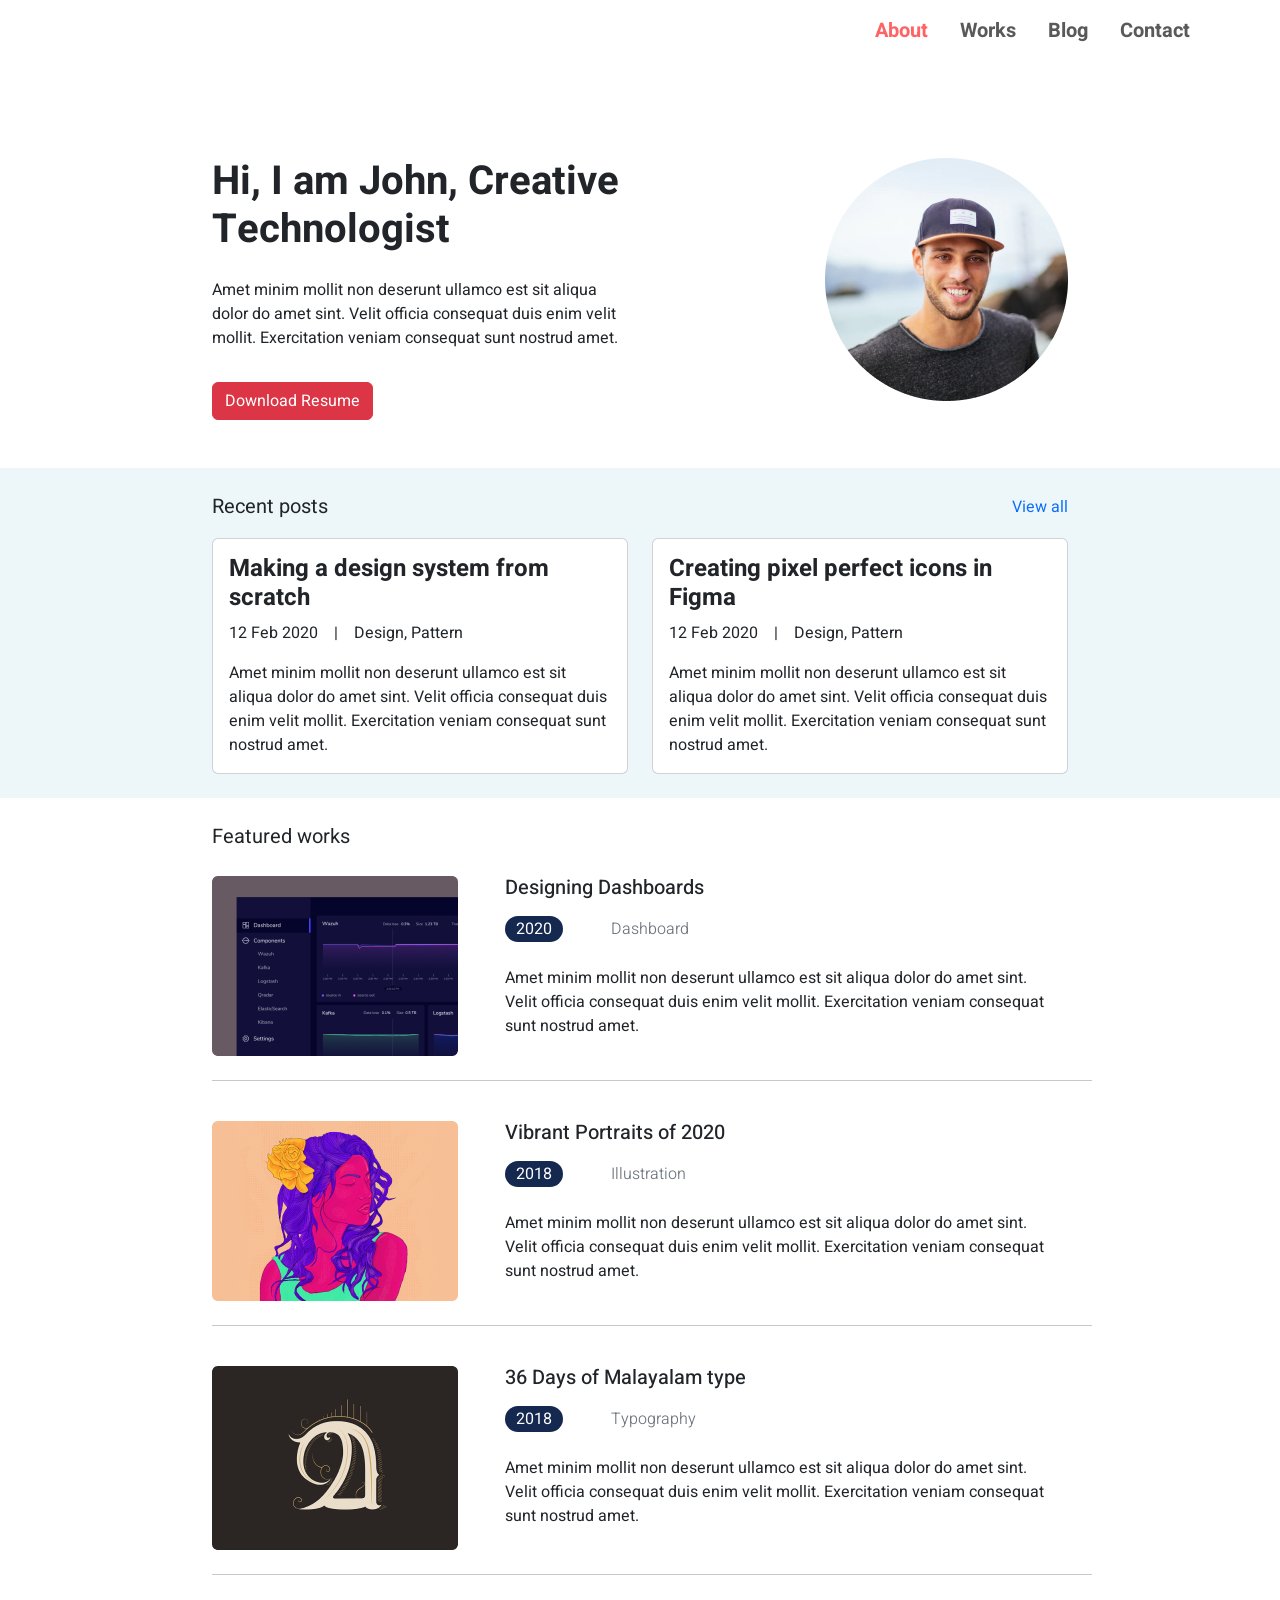
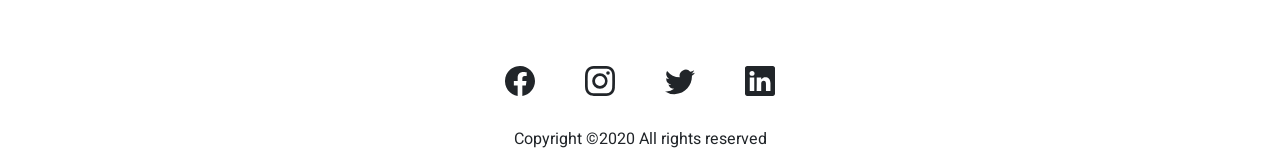
<file: index.html>
<!DOCTYPE html>
    <html lang="en">
        <head>
            <meta charset="UTF-8">
            <meta http-equiv="X-UA-Compatible" content="IE=edge">
            <meta name="viewport" content="width=device-width, initial-scale=1.0">
            <title>Visit</title>
            <link href="https://cdn.jsdelivr.net/npm/bootstrap@5.2.3/dist/css/bootstrap.min.css" rel="stylesheet" integrity="sha384-rbsA2VBKQhggwzxH7pPCaAqO46MgnOM80zW1RWuH61DGLwZJEdK2Kadq2F9CUG65" crossorigin="anonymous">
            <link href="/css/custom.css" rel="stylesheet">
            <link rel="preconnect" href="https://fonts.googleapis.com">
            <link rel="preconnect" href="https://fonts.gstatic.com" crossorigin>
            <link href="https://fonts.googleapis.com/css2?family=DM+Sans:ital,wght@0,400;0,500;0,700;1,400;1,500;1,700&family=Heebo:wght@100;200;300;400;500;600;700;800;900&family=Montserrat:ital,wght@0,100;0,200;0,300;0,400;0,500;0,600;0,700;0,800;0,900;1,100;1,200;1,300;1,400;1,500;1,600;1,700;1,800;1,900&family=Rubik:ital,wght@0,300;0,400;0,500;0,600;0,700;0,800;0,900;1,300;1,400;1,500;1,600;1,700;1,800;1,900&display=swap" rel="stylesheet">
        </head>
        <body>
          <!--Navbar section-->
          <nav class="navbar navbar-expand-sm text-end">
            <div class="container container-one d-flex justify-content-end mb-sm-5">
              <button class="navbar-toggler" type="button" data-bs-toggle="collapse" data-bs-target="#navbarSupportedContent" aria-controls="navbarSupportedContent" aria-expanded="false" aria-label="Toggle navigation">
                <span class="navbar-toggler-icon"></span>
              </button>
              <div class="collapse navbar-collapse d-sm-flex justify-content-sm-end" id="navbarSupportedContent">
                <ul class="navbar-nav">
                  <li class="nav-item">
                    <a href="/main.html" class="nav-link active-link fs-5 fw-bold pe-sm-4">About</a>
                  </li>
                  <li class="nav-item">
                    <a href="/work.html" class="nav-link fs-5 fw-bold pe-sm-4">Works</a>
                  </li>
                  <li class="nav-item">
                    <a href="/blog.html" class="nav-link fs-5 fw-bold pe-sm-4">Blog</a>
                  </li>
                  <li class="nav-item">
                    <a href="/contact.html" class="nav-link fs-5 fw-bold">Contact</a>
                  </li>
                </ul>
              </div>
            </div>
          </nav>
          <!--/Navbar section-->

          <!--Main section-->
          <section class="main__section">
            <div class="container container-two p-0 my-sm-5 mt-5">
              <div class="row d-flex flex-column-reverse flex-sm-row text-center text-sm-start justify-content-sm-between">
                <div class="col-12 col-sm-6 mt-5 mt-sm-0">
                  <h1 class="fw-bolder">
                    Hi, I am John,
                    Creative Technologist
                  </h1>
                  <p class="mt-sm-4">
                    Amet minim mollit non deserunt ullamco est sit aliqua dolor do amet sint. Velit officia consequat duis enim velit mollit. Exercitation veniam consequat sunt nostrud amet.
                  </p>
                  <a href="#" class="btn btn-danger mt-2 mt-sm-3">Download Resume</a>
                </div>
                <div class="col-12 col-sm-6 d-fixed text-sm-end">
                  <img src="/images/header-1.png" alt="it" class="img-fluid main-pic">
                </div>
              </div>
            </div>
          </section>
          <!--/Main section-->

          <!--Posts section-->
          <section class="post__section">
            <div class="container container-two p-0 mt-4 py-4 py-sm-4">
              <div class="d-sm-flex text-center justify-content-sm-between align-items-sm-center mb-3 mb-sm-3">
                <p class="fs-5 m-0">Recent posts</p>
                <a href="#" class="text-decoration-none d-none d-sm-block">View all</a>
              </div>
              <div class="row">
                <div class="col-12 col-sm-6">
                  <div class="card mx-2 mx-sm-0">
                    <div class="card-body">
                      <h5 class="card-title fs-4 fw-bold">Making a design system from scratch</h5>
                      <div class="card-other-info d-flex">
                        <p class="card-text">12 Feb 2020</p>
                        <span class="mx-3">|</span>
                        <p class="card-text">Design, Pattern</p>
                      </div>
                      <p class="card-text">
                        Amet minim mollit non deserunt ullamco est sit aliqua dolor do amet sint. Velit officia consequat duis enim velit mollit. Exercitation veniam consequat sunt nostrud amet.
                      </p>
                    </div>
                  </div>
                </div>
                <div class="col-12 col-sm-6">
                  <div class="card mx-2 mx-sm-0 mt-2 mt-sm-0">
                    <div class="card-body">
                      <h5 class="card-title fs-4 fw-bold">Creating pixel perfect icons in Figma</h5>
                      <div class="card-other-info d-flex">
                        <p class="card-text">12 Feb 2020</p>
                        <span class="mx-3">|</span>
                        <p class="card-text">Design, Pattern</p>
                      </div>
                      <p class="card-text">
                        Amet minim mollit non deserunt ullamco est sit aliqua dolor do amet sint. Velit officia consequat duis enim velit mollit. Exercitation veniam consequat sunt nostrud amet.
                      </p>
                    </div>
                  </div>
                </div>
              </div>
            </div>
          </section>
          <!--/Posts section-->

          <!--Featured works section-->
          <section class="featured__works">
            <div class="container container-two p-0 mt-4">
              <p class="fs-5 m-0 text-center text-sm-start">Featured works</p>
              <div class="row mt-3 mt-sm-4">
                <div class="col-12 col-sm-4 text-center text-sm-start">
                  <img src="/images/works/1.png" alt="it" class="img-fluid feature-img">
                </div>
                <div class="col-12 col-sm-8">
                  <div class="card feature-card">
                    <div class="card-body pt-3 pt-sm-0 ps-sm-0">
                      <h5 class="card-title">Designing Dashboards</h5>
                      <div class="feature-card-box d-flex align-items-center mt-3">
                        <button class="btn feature-card-box-btn">2020</button>
                        <p class="text-secondary fw-light m-0 ps-5">Dashboard</p>
                      </div>
                      <p class="card-text mt-4 lh-5">
                        Amet minim mollit non deserunt ullamco est sit aliqua dolor do amet sint. Velit officia consequat duis enim velit mollit. Exercitation veniam consequat sunt nostrud amet.
                      </p>
                    </div>
                  </div>
                </div>
                <hr class="feature-line">
              </div>
              <div class="row mt-3 mt-sm-4">
                <div class="col-12 col-sm-4 text-center text-sm-start">
                  <img src="/images/works/2.png" alt="it" class="img-fluid feature-img">
                </div>
                <div class="col-12 col-sm-8">
                  <div class="card feature-card">
                    <div class="card-body pt-3 pt-sm-0 ps-sm-0">
                      <h5 class="card-title">Vibrant Portraits of 2020</h5>
                      <div class="feature-card-box d-flex align-items-center mt-3">
                        <button class="btn feature-card-box-btn">2018</button>
                        <p class="text-secondary fw-light m-0 ps-5">Illustration</p>
                      </div>
                      <p class="card-text mt-4 lh-5">
                        Amet minim mollit non deserunt ullamco est sit aliqua dolor do amet sint. Velit officia consequat duis enim velit mollit. Exercitation veniam consequat sunt nostrud amet.
                      </p>
                    </div>
                  </div>
                </div>
                <hr class="feature-line">
              </div>
              <div class="row mt-3 mt-sm-4">
                <div class="col-12 col-sm-4 text-center text-sm-start">
                  <img src="/images/works/4.png" alt="it" class="img-fluid feature-img">
                </div>
                <div class="col-12 col-sm-8">
                  <div class="card feature-card">
                    <div class="card-body pt-3 pt-sm-0 ps-sm-0">
                      <h5 class="card-title">36 Days of Malayalam type</h5>
                      <div class="feature-card-box d-flex align-items-center mt-3">
                        <button class="btn feature-card-box-btn">2018</button>
                        <p class="text-secondary fw-light m-0 ps-5">Typography</p>
                      </div>
                      <p class="card-text mt-4 lh-5">
                        Amet minim mollit non deserunt ullamco est sit aliqua dolor do amet sint. Velit officia consequat duis enim velit mollit. Exercitation veniam consequat sunt nostrud amet.
                      </p>
                    </div>
                  </div>
                </div>
                <hr class="feature-line">
              </div>
            </div>
          </section>
          <!--Featured works section-->

          <!--Footer section-->
          <section class="footer-sec">
            <div class="container container-two text-center">
              <div class="footer-icon">
                <a href="#" class="text-decoration-none btn footer-btn">
                  <svg xmlns="http://www.w3.org/2000/svg" width="30" height="30" fill="currentColor" class="bi bi-facebook" viewBox="0 0 16 16">
                    <path d="M16 8.049c0-4.446-3.582-8.05-8-8.05C3.58 0-.002 3.603-.002 8.05c0 4.017 2.926 7.347 6.75 7.951v-5.625h-2.03V8.05H6.75V6.275c0-2.017 1.195-3.131 3.022-3.131.876 0 1.791.157 1.791.157v1.98h-1.009c-.993 0-1.303.621-1.303 1.258v1.51h2.218l-.354 2.326H9.25V16c3.824-.604 6.75-3.934 6.75-7.951z"/>
                  </svg>
                </a>
                <a href="#" class="text-decoration-none btn footer-btn">
                  <svg xmlns="http://www.w3.org/2000/svg" width="30" height="30" fill="currentColor" class="bi bi-instagram" viewBox="0 0 16 16">
                    <path d="M8 0C5.829 0 5.556.01 4.703.048 3.85.088 3.269.222 2.76.42a3.917 3.917 0 0 0-1.417.923A3.927 3.927 0 0 0 .42 2.76C.222 3.268.087 3.85.048 4.7.01 5.555 0 5.827 0 8.001c0 2.172.01 2.444.048 3.297.04.852.174 1.433.372 1.942.205.526.478.972.923 1.417.444.445.89.719 1.416.923.51.198 1.09.333 1.942.372C5.555 15.99 5.827 16 8 16s2.444-.01 3.298-.048c.851-.04 1.434-.174 1.943-.372a3.916 3.916 0 0 0 1.416-.923c.445-.445.718-.891.923-1.417.197-.509.332-1.09.372-1.942C15.99 10.445 16 10.173 16 8s-.01-2.445-.048-3.299c-.04-.851-.175-1.433-.372-1.941a3.926 3.926 0 0 0-.923-1.417A3.911 3.911 0 0 0 13.24.42c-.51-.198-1.092-.333-1.943-.372C10.443.01 10.172 0 7.998 0h.003zm-.717 1.442h.718c2.136 0 2.389.007 3.232.046.78.035 1.204.166 1.486.275.373.145.64.319.92.599.28.28.453.546.598.92.11.281.24.705.275 1.485.039.843.047 1.096.047 3.231s-.008 2.389-.047 3.232c-.035.78-.166 1.203-.275 1.485a2.47 2.47 0 0 1-.599.919c-.28.28-.546.453-.92.598-.28.11-.704.24-1.485.276-.843.038-1.096.047-3.232.047s-2.39-.009-3.233-.047c-.78-.036-1.203-.166-1.485-.276a2.478 2.478 0 0 1-.92-.598 2.48 2.48 0 0 1-.6-.92c-.109-.281-.24-.705-.275-1.485-.038-.843-.046-1.096-.046-3.233 0-2.136.008-2.388.046-3.231.036-.78.166-1.204.276-1.486.145-.373.319-.64.599-.92.28-.28.546-.453.92-.598.282-.11.705-.24 1.485-.276.738-.034 1.024-.044 2.515-.045v.002zm4.988 1.328a.96.96 0 1 0 0 1.92.96.96 0 0 0 0-1.92zm-4.27 1.122a4.109 4.109 0 1 0 0 8.217 4.109 4.109 0 0 0 0-8.217zm0 1.441a2.667 2.667 0 1 1 0 5.334 2.667 2.667 0 0 1 0-5.334z"/>
                  </svg>
                </a>
                <a href="#" class="text-decoration-none btn footer-btn">
                  <svg xmlns="http://www.w3.org/2000/svg" width="30" height="30" fill="currentColor" class="bi bi-twitter" viewBox="0 0 16 16">
                    <path d="M5.026 15c6.038 0 9.341-5.003 9.341-9.334 0-.14 0-.282-.006-.422A6.685 6.685 0 0 0 16 3.542a6.658 6.658 0 0 1-1.889.518 3.301 3.301 0 0 0 1.447-1.817 6.533 6.533 0 0 1-2.087.793A3.286 3.286 0 0 0 7.875 6.03a9.325 9.325 0 0 1-6.767-3.429 3.289 3.289 0 0 0 1.018 4.382A3.323 3.323 0 0 1 .64 6.575v.045a3.288 3.288 0 0 0 2.632 3.218 3.203 3.203 0 0 1-.865.115 3.23 3.23 0 0 1-.614-.057 3.283 3.283 0 0 0 3.067 2.277A6.588 6.588 0 0 1 .78 13.58a6.32 6.32 0 0 1-.78-.045A9.344 9.344 0 0 0 5.026 15z"/>
                  </svg>
                </a>
                <a href="#" class="text-decoration-none btn">
                  <svg xmlns="http://www.w3.org/2000/svg" width="30" height="30" fill="currentColor" class="bi bi-linkedin" viewBox="0 0 16 16">
                    <path d="M0 1.146C0 .513.526 0 1.175 0h13.65C15.474 0 16 .513 16 1.146v13.708c0 .633-.526 1.146-1.175 1.146H1.175C.526 16 0 15.487 0 14.854V1.146zm4.943 12.248V6.169H2.542v7.225h2.401zm-1.2-8.212c.837 0 1.358-.554 1.358-1.248-.015-.709-.52-1.248-1.342-1.248-.822 0-1.359.54-1.359 1.248 0 .694.521 1.248 1.327 1.248h.016zm4.908 8.212V9.359c0-.216.016-.432.08-.586.173-.431.568-.878 1.232-.878.869 0 1.216.662 1.216 1.634v3.865h2.401V9.25c0-2.22-1.184-3.252-2.764-3.252-1.274 0-1.845.7-2.165 1.193v.025h-.016a5.54 5.54 0 0 1 .016-.025V6.169h-2.4c.03.678 0 7.225 0 7.225h2.4z"/>
                  </svg>
                </a>
              </div>
              <p class="mt-4">Copyright ©2020 All rights reserved </p>
            </div>
          </section>
          <!--/Footer section-->
            <script src="https://cdn.jsdelivr.net/npm/bootstrap@5.2.3/dist/js/bootstrap.bundle.min.js" integrity="sha384-kenU1KFdBIe4zVF0s0G1M5b4hcpxyD9F7jL+jjXkk+Q2h455rYXK/7HAuoJl+0I4" crossorigin="anonymous"></script>
        </body>
    </html>
</file>
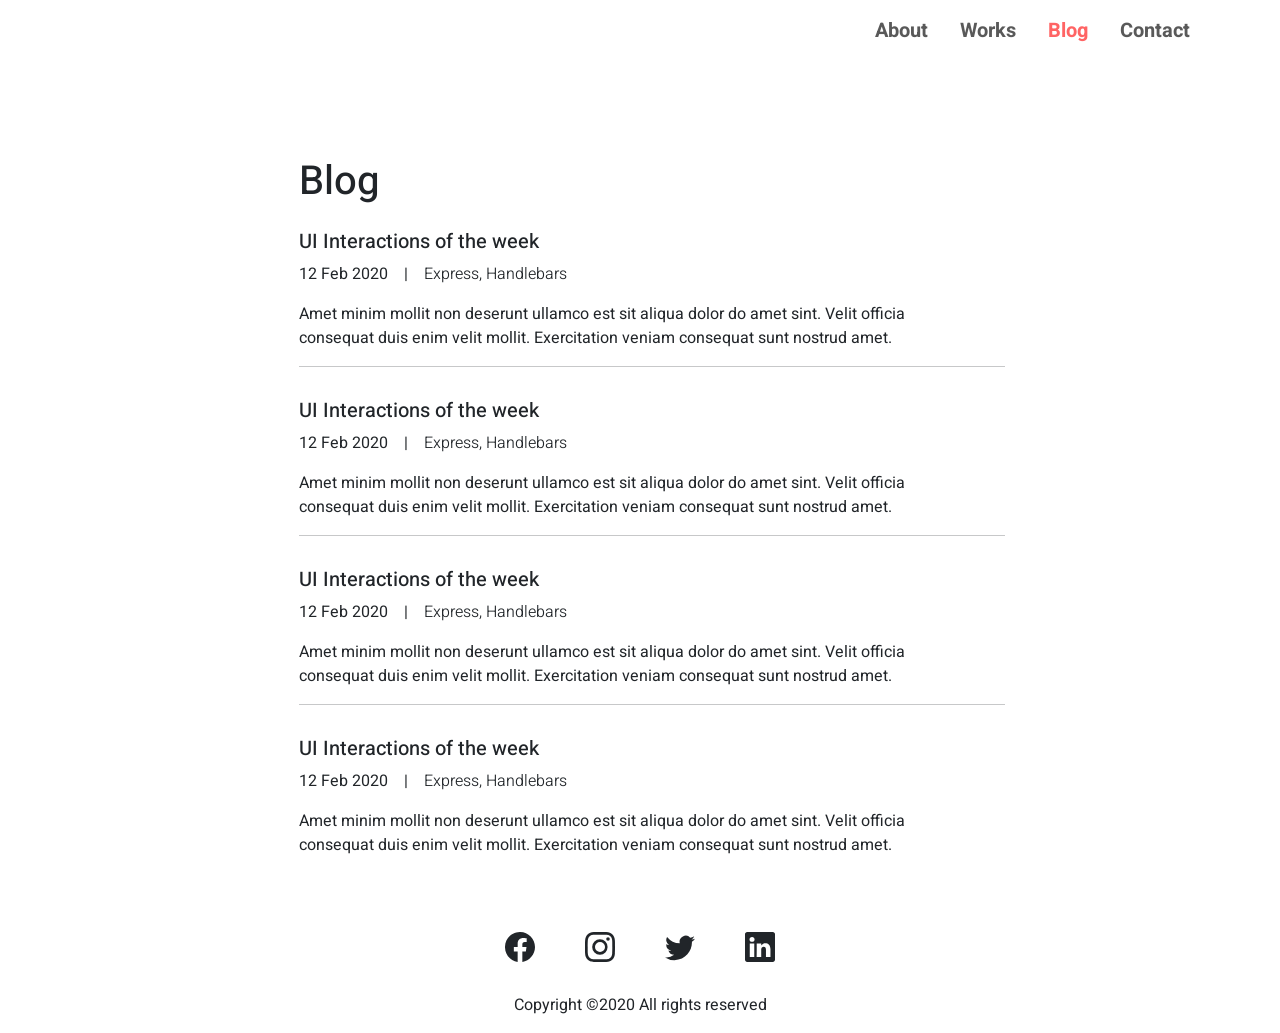
<file: blog.html>
<!DOCTYPE html>
    <html lang="en">
        <head>
            <meta charset="UTF-8">
            <meta http-equiv="X-UA-Compatible" content="IE=edge">
            <meta name="viewport" content="width=device-width, initial-scale=1.0">
            <title>Visit -- Blog</title>
            <link href="https://cdn.jsdelivr.net/npm/bootstrap@5.2.3/dist/css/bootstrap.min.css" rel="stylesheet" integrity="sha384-rbsA2VBKQhggwzxH7pPCaAqO46MgnOM80zW1RWuH61DGLwZJEdK2Kadq2F9CUG65" crossorigin="anonymous">
            <link href="/css/custom.css" rel="stylesheet">
            <link rel="preconnect" href="https://fonts.googleapis.com">
            <link rel="preconnect" href="https://fonts.gstatic.com" crossorigin>
            <link href="https://fonts.googleapis.com/css2?family=DM+Sans:ital,wght@0,400;0,500;0,700;1,400;1,500;1,700&family=Heebo:wght@100;200;300;400;500;600;700;800;900&family=Montserrat:ital,wght@0,100;0,200;0,300;0,400;0,500;0,600;0,700;0,800;0,900;1,100;1,200;1,300;1,400;1,500;1,600;1,700;1,800;1,900&family=Rubik:ital,wght@0,300;0,400;0,500;0,600;0,700;0,800;0,900;1,300;1,400;1,500;1,600;1,700;1,800;1,900&display=swap" rel="stylesheet">
        </head>
        <body>
          <!--Navbar section-->
          <nav class="navbar navbar-expand-sm text-end">
            <div class="container container-one d-flex justify-content-end d-fixed mb-sm-5">
              <button class="navbar-toggler" type="button" data-bs-toggle="collapse" data-bs-target="#navbarSupportedContent" aria-controls="navbarSupportedContent" aria-expanded="false" aria-label="Toggle navigation">
                <span class="navbar-toggler-icon"></span>
              </button>
              <div class="collapse navbar-collapse d-sm-flex justify-content-sm-end" id="navbarSupportedContent">
                <ul class="navbar-nav">
                  <li class="nav-item">
                    <a href="/index.html" class="nav-link fs-5 fw-bold pe-sm-4">About</a>
                  </li>
                  <li class="nav-item">
                    <a href="/work.html" class="nav-link fs-5 fw-bold pe-sm-4">Works</a>
                  </li>
                  <li class="nav-item">
                    <a href="/blog.html" class="nav-link active-link fs-5 fw-bold pe-sm-4">Blog</a>
                  </li>
                  <li class="nav-item">
                    <a href="/contact.html" class="nav-link fs-5 fw-bold">Contact</a>
                  </li>
                </ul>
              </div>
            </div>
          </nav>
          <!--/Navbar section-->

          <!--Blog section-->
          <section class="blog-section">
            <div class="container container-three p-sm-0 mt-5">
                <h1 class="">Blog</h1>
                <div class="row mt-4">
                    <div class="col-12">
                        <div class="card feature-card">
                            <div class="card-body p-0">
                                <h5 class="card-title">UI Interactions of the week</h5>
                                <div class="card-other-info d-flex">
                                    <p class="card-text">12 Feb 2020</p>
                                    <span class="mx-3">|</span>
                                    <p class="card-text fw-light">Express, Handlebars</p>
                                </div>
                                <p class="card-text">
                                    Amet minim mollit non deserunt ullamco est sit aliqua dolor do amet sint. Velit officia consequat duis enim velit mollit. Exercitation veniam consequat sunt nostrud amet.
                                </p>
                            </div>
                        </div>
                    </div>
                    <hr class="feature-line p-0 mt-3">
                    <div class="col-12 mt-3">
                        <div class="card feature-card">
                            <div class="card-body p-0">
                                <h5 class="card-title">UI Interactions of the week</h5>
                                <div class="card-other-info d-flex">
                                    <p class="card-text">12 Feb 2020</p>
                                    <span class="mx-3">|</span>
                                    <p class="card-text fw-light">Express, Handlebars</p>
                                </div>
                                <p class="card-text">
                                    Amet minim mollit non deserunt ullamco est sit aliqua dolor do amet sint. Velit officia consequat duis enim velit mollit. Exercitation veniam consequat sunt nostrud amet.
                                </p>
                            </div>
                        </div>
                    </div>
                    <hr class="feature-line p-0 mt-3">
                    <div class="col-12 mt-3">
                        <div class="card feature-card">
                            <div class="card-body p-0">
                                <h5 class="card-title">UI Interactions of the week</h5>
                                <div class="card-other-info d-flex">
                                    <p class="card-text">12 Feb 2020</p>
                                    <span class="mx-3">|</span>
                                    <p class="card-text fw-light">Express, Handlebars</p>
                                </div>
                                <p class="card-text">
                                    Amet minim mollit non deserunt ullamco est sit aliqua dolor do amet sint. Velit officia consequat duis enim velit mollit. Exercitation veniam consequat sunt nostrud amet.
                                </p>
                            </div>
                        </div>
                    </div>
                    <hr class="feature-line p-0 mt-3">
                    <div class="col-12 mt-3">
                        <div class="card feature-card">
                            <div class="card-body p-0">
                                <h5 class="card-title">UI Interactions of the week</h5>
                                <div class="card-other-info d-flex">
                                    <p class="card-text">12 Feb 2020</p>
                                    <span class="mx-3">|</span>
                                    <p class="card-text fw-light">Express, Handlebars</p>
                                </div>
                                <p class="card-text">
                                    Amet minim mollit non deserunt ullamco est sit aliqua dolor do amet sint. Velit officia consequat duis enim velit mollit. Exercitation veniam consequat sunt nostrud amet.
                                </p>
                            </div>
                        </div>
                    </div>
                </div>
            </div>
          </section>
          <!--/Blog section-->

          <!--Footer section-->
          <section class="footer-sec">
            <div class="container container-two text-center">
              <div class="footer-icon">
                <a href="#" class="text-decoration-none btn footer-btn">
                  <svg xmlns="http://www.w3.org/2000/svg" width="30" height="30" fill="currentColor" class="bi bi-facebook" viewBox="0 0 16 16">
                    <path d="M16 8.049c0-4.446-3.582-8.05-8-8.05C3.58 0-.002 3.603-.002 8.05c0 4.017 2.926 7.347 6.75 7.951v-5.625h-2.03V8.05H6.75V6.275c0-2.017 1.195-3.131 3.022-3.131.876 0 1.791.157 1.791.157v1.98h-1.009c-.993 0-1.303.621-1.303 1.258v1.51h2.218l-.354 2.326H9.25V16c3.824-.604 6.75-3.934 6.75-7.951z"/>
                  </svg>
                </a>
                <a href="#" class="text-decoration-none btn footer-btn">
                  <svg xmlns="http://www.w3.org/2000/svg" width="30" height="30" fill="currentColor" class="bi bi-instagram" viewBox="0 0 16 16">
                    <path d="M8 0C5.829 0 5.556.01 4.703.048 3.85.088 3.269.222 2.76.42a3.917 3.917 0 0 0-1.417.923A3.927 3.927 0 0 0 .42 2.76C.222 3.268.087 3.85.048 4.7.01 5.555 0 5.827 0 8.001c0 2.172.01 2.444.048 3.297.04.852.174 1.433.372 1.942.205.526.478.972.923 1.417.444.445.89.719 1.416.923.51.198 1.09.333 1.942.372C5.555 15.99 5.827 16 8 16s2.444-.01 3.298-.048c.851-.04 1.434-.174 1.943-.372a3.916 3.916 0 0 0 1.416-.923c.445-.445.718-.891.923-1.417.197-.509.332-1.09.372-1.942C15.99 10.445 16 10.173 16 8s-.01-2.445-.048-3.299c-.04-.851-.175-1.433-.372-1.941a3.926 3.926 0 0 0-.923-1.417A3.911 3.911 0 0 0 13.24.42c-.51-.198-1.092-.333-1.943-.372C10.443.01 10.172 0 7.998 0h.003zm-.717 1.442h.718c2.136 0 2.389.007 3.232.046.78.035 1.204.166 1.486.275.373.145.64.319.92.599.28.28.453.546.598.92.11.281.24.705.275 1.485.039.843.047 1.096.047 3.231s-.008 2.389-.047 3.232c-.035.78-.166 1.203-.275 1.485a2.47 2.47 0 0 1-.599.919c-.28.28-.546.453-.92.598-.28.11-.704.24-1.485.276-.843.038-1.096.047-3.232.047s-2.39-.009-3.233-.047c-.78-.036-1.203-.166-1.485-.276a2.478 2.478 0 0 1-.92-.598 2.48 2.48 0 0 1-.6-.92c-.109-.281-.24-.705-.275-1.485-.038-.843-.046-1.096-.046-3.233 0-2.136.008-2.388.046-3.231.036-.78.166-1.204.276-1.486.145-.373.319-.64.599-.92.28-.28.546-.453.92-.598.282-.11.705-.24 1.485-.276.738-.034 1.024-.044 2.515-.045v.002zm4.988 1.328a.96.96 0 1 0 0 1.92.96.96 0 0 0 0-1.92zm-4.27 1.122a4.109 4.109 0 1 0 0 8.217 4.109 4.109 0 0 0 0-8.217zm0 1.441a2.667 2.667 0 1 1 0 5.334 2.667 2.667 0 0 1 0-5.334z"/>
                  </svg>
                </a>
                <a href="#" class="text-decoration-none btn footer-btn">
                  <svg xmlns="http://www.w3.org/2000/svg" width="30" height="30" fill="currentColor" class="bi bi-twitter" viewBox="0 0 16 16">
                    <path d="M5.026 15c6.038 0 9.341-5.003 9.341-9.334 0-.14 0-.282-.006-.422A6.685 6.685 0 0 0 16 3.542a6.658 6.658 0 0 1-1.889.518 3.301 3.301 0 0 0 1.447-1.817 6.533 6.533 0 0 1-2.087.793A3.286 3.286 0 0 0 7.875 6.03a9.325 9.325 0 0 1-6.767-3.429 3.289 3.289 0 0 0 1.018 4.382A3.323 3.323 0 0 1 .64 6.575v.045a3.288 3.288 0 0 0 2.632 3.218 3.203 3.203 0 0 1-.865.115 3.23 3.23 0 0 1-.614-.057 3.283 3.283 0 0 0 3.067 2.277A6.588 6.588 0 0 1 .78 13.58a6.32 6.32 0 0 1-.78-.045A9.344 9.344 0 0 0 5.026 15z"/>
                  </svg>
                </a>
                <a href="#" class="text-decoration-none btn">
                  <svg xmlns="http://www.w3.org/2000/svg" width="30" height="30" fill="currentColor" class="bi bi-linkedin" viewBox="0 0 16 16">
                    <path d="M0 1.146C0 .513.526 0 1.175 0h13.65C15.474 0 16 .513 16 1.146v13.708c0 .633-.526 1.146-1.175 1.146H1.175C.526 16 0 15.487 0 14.854V1.146zm4.943 12.248V6.169H2.542v7.225h2.401zm-1.2-8.212c.837 0 1.358-.554 1.358-1.248-.015-.709-.52-1.248-1.342-1.248-.822 0-1.359.54-1.359 1.248 0 .694.521 1.248 1.327 1.248h.016zm4.908 8.212V9.359c0-.216.016-.432.08-.586.173-.431.568-.878 1.232-.878.869 0 1.216.662 1.216 1.634v3.865h2.401V9.25c0-2.22-1.184-3.252-2.764-3.252-1.274 0-1.845.7-2.165 1.193v.025h-.016a5.54 5.54 0 0 1 .016-.025V6.169h-2.4c.03.678 0 7.225 0 7.225h2.4z"/>
                  </svg>
                </a>
              </div>
              <p class="mt-4">Copyright ©2020 All rights reserved </p>
            </div>
          </section>
          <!--/Footer section-->
            <script src="https://cdn.jsdelivr.net/npm/bootstrap@5.2.3/dist/js/bootstrap.bundle.min.js" integrity="sha384-kenU1KFdBIe4zVF0s0G1M5b4hcpxyD9F7jL+jjXkk+Q2h455rYXK/7HAuoJl+0I4" crossorigin="anonymous"></script>
        </body>
    </html>
</file>
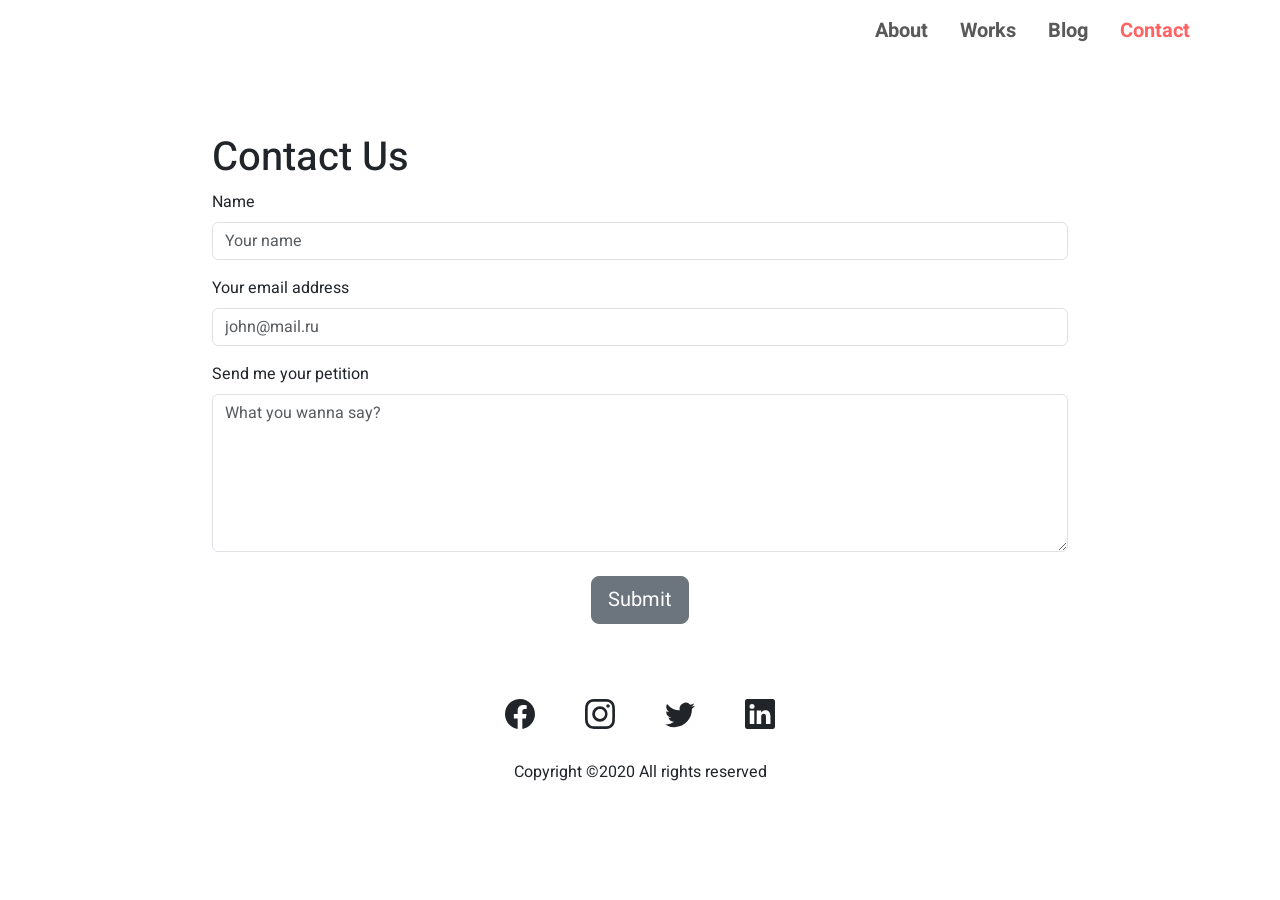
<file: contact.html>
<!DOCTYPE html>
    <html lang="en">
        <head>
            <meta charset="UTF-8">
            <meta http-equiv="X-UA-Compatible" content="IE=edge">
            <meta name="viewport" content="width=device-width, initial-scale=1.0">
            <title>Contact-us</title>
            <link href="https://cdn.jsdelivr.net/npm/bootstrap@5.2.3/dist/css/bootstrap.min.css" rel="stylesheet" integrity="sha384-rbsA2VBKQhggwzxH7pPCaAqO46MgnOM80zW1RWuH61DGLwZJEdK2Kadq2F9CUG65" crossorigin="anonymous">
            <link href="/css/custom.css" rel="stylesheet">
            <link rel="preconnect" href="https://fonts.googleapis.com">
            <link rel="preconnect" href="https://fonts.gstatic.com" crossorigin>
            <link href="https://fonts.googleapis.com/css2?family=DM+Sans:ital,wght@0,400;0,500;0,700;1,400;1,500;1,700&family=Heebo:wght@100;200;300;400;500;600;700;800;900&family=Montserrat:ital,wght@0,100;0,200;0,300;0,400;0,500;0,600;0,700;0,800;0,900;1,100;1,200;1,300;1,400;1,500;1,600;1,700;1,800;1,900&family=Rubik:ital,wght@0,300;0,400;0,500;0,600;0,700;0,800;0,900;1,300;1,400;1,500;1,600;1,700;1,800;1,900&display=swap" rel="stylesheet">
        </head>
        <body>
          <!--Navbar section-->
          <nav class="navbar navbar-expand-sm text-end">
            <div class="container container-one d-flex justify-content-end d-fixed mb-sm-5">
              <button class="navbar-toggler" type="button" data-bs-toggle="collapse" data-bs-target="#navbarSupportedContent" aria-controls="navbarSupportedContent" aria-expanded="false" aria-label="Toggle navigation">
                <span class="navbar-toggler-icon"></span>
              </button>
              <div class="collapse navbar-collapse d-sm-flex justify-content-sm-end" id="navbarSupportedContent">
                <ul class="navbar-nav">
                  <li class="nav-item">
                    <a href="/index.html" class="nav-link fs-5 fw-bold pe-sm-4">About</a>
                  </li>
                  <li class="nav-item">
                    <a href="/work.html" class="nav-link fs-5 fw-bold pe-sm-4">Works</a>
                  </li>
                  <li class="nav-item">
                    <a href="/blog.html" class="nav-link fs-5 fw-bold pe-sm-4">Blog</a>
                  </li>
                  <li class="nav-item">
                    <a href="/contact.html" class="nav-link active-link fs-5 fw-bold">Contact</a>
                  </li>
                </ul>
              </div>
            </div>
          </nav>
          <!--/Navbar section-->

          <!--Contact section-->
          <section class="Contact-us">
            <div class="container container-two p-sm-0 mt-4">
                <h1>Contact Us</h1>
                <div class="mb-3">
                    <label for="exampleFormControlInput1" class="form-label">Name</label>
                    <input type="text" class="form-control" id="exampleFormControlInput1" placeholder="Your name">
                </div>
                <div class="mb-3">
                    <label for="exampleFormControlInput1" class="form-label">Your email address</label>
                    <input type="email" class="form-control" id="exampleFormControlInput1" placeholder="john@mail.ru">
                </div>
                <div class="mb-3">
                    <label for="exampleFormControlTextarea1" class="form-label">Send me your petition</label>
                    <textarea class="form-control" id="exampleFormControlTextarea1" rows="6" placeholder="What you wanna say?"></textarea>
                </div>
                <div class="d-flex justify-content-center mt-4">
                    <button type="button" class="btn btn-secondary btn-lg">Submit</button>
                </div>
            </div>
          </section>
          <!--/Contact section-->

          <!--Footer section-->
          <section class="footer-sec">
            <div class="container container-two text-center">
              <div class="footer-icon">
                <a href="#" class="text-decoration-none btn footer-btn">
                  <svg xmlns="http://www.w3.org/2000/svg" width="30" height="30" fill="currentColor" class="bi bi-facebook" viewBox="0 0 16 16">
                    <path d="M16 8.049c0-4.446-3.582-8.05-8-8.05C3.58 0-.002 3.603-.002 8.05c0 4.017 2.926 7.347 6.75 7.951v-5.625h-2.03V8.05H6.75V6.275c0-2.017 1.195-3.131 3.022-3.131.876 0 1.791.157 1.791.157v1.98h-1.009c-.993 0-1.303.621-1.303 1.258v1.51h2.218l-.354 2.326H9.25V16c3.824-.604 6.75-3.934 6.75-7.951z"/>
                  </svg>
                </a>
                <a href="#" class="text-decoration-none btn footer-btn">
                  <svg xmlns="http://www.w3.org/2000/svg" width="30" height="30" fill="currentColor" class="bi bi-instagram" viewBox="0 0 16 16">
                    <path d="M8 0C5.829 0 5.556.01 4.703.048 3.85.088 3.269.222 2.76.42a3.917 3.917 0 0 0-1.417.923A3.927 3.927 0 0 0 .42 2.76C.222 3.268.087 3.85.048 4.7.01 5.555 0 5.827 0 8.001c0 2.172.01 2.444.048 3.297.04.852.174 1.433.372 1.942.205.526.478.972.923 1.417.444.445.89.719 1.416.923.51.198 1.09.333 1.942.372C5.555 15.99 5.827 16 8 16s2.444-.01 3.298-.048c.851-.04 1.434-.174 1.943-.372a3.916 3.916 0 0 0 1.416-.923c.445-.445.718-.891.923-1.417.197-.509.332-1.09.372-1.942C15.99 10.445 16 10.173 16 8s-.01-2.445-.048-3.299c-.04-.851-.175-1.433-.372-1.941a3.926 3.926 0 0 0-.923-1.417A3.911 3.911 0 0 0 13.24.42c-.51-.198-1.092-.333-1.943-.372C10.443.01 10.172 0 7.998 0h.003zm-.717 1.442h.718c2.136 0 2.389.007 3.232.046.78.035 1.204.166 1.486.275.373.145.64.319.92.599.28.28.453.546.598.92.11.281.24.705.275 1.485.039.843.047 1.096.047 3.231s-.008 2.389-.047 3.232c-.035.78-.166 1.203-.275 1.485a2.47 2.47 0 0 1-.599.919c-.28.28-.546.453-.92.598-.28.11-.704.24-1.485.276-.843.038-1.096.047-3.232.047s-2.39-.009-3.233-.047c-.78-.036-1.203-.166-1.485-.276a2.478 2.478 0 0 1-.92-.598 2.48 2.48 0 0 1-.6-.92c-.109-.281-.24-.705-.275-1.485-.038-.843-.046-1.096-.046-3.233 0-2.136.008-2.388.046-3.231.036-.78.166-1.204.276-1.486.145-.373.319-.64.599-.92.28-.28.546-.453.92-.598.282-.11.705-.24 1.485-.276.738-.034 1.024-.044 2.515-.045v.002zm4.988 1.328a.96.96 0 1 0 0 1.92.96.96 0 0 0 0-1.92zm-4.27 1.122a4.109 4.109 0 1 0 0 8.217 4.109 4.109 0 0 0 0-8.217zm0 1.441a2.667 2.667 0 1 1 0 5.334 2.667 2.667 0 0 1 0-5.334z"/>
                  </svg>
                </a>
                <a href="#" class="text-decoration-none btn footer-btn">
                  <svg xmlns="http://www.w3.org/2000/svg" width="30" height="30" fill="currentColor" class="bi bi-twitter" viewBox="0 0 16 16">
                    <path d="M5.026 15c6.038 0 9.341-5.003 9.341-9.334 0-.14 0-.282-.006-.422A6.685 6.685 0 0 0 16 3.542a6.658 6.658 0 0 1-1.889.518 3.301 3.301 0 0 0 1.447-1.817 6.533 6.533 0 0 1-2.087.793A3.286 3.286 0 0 0 7.875 6.03a9.325 9.325 0 0 1-6.767-3.429 3.289 3.289 0 0 0 1.018 4.382A3.323 3.323 0 0 1 .64 6.575v.045a3.288 3.288 0 0 0 2.632 3.218 3.203 3.203 0 0 1-.865.115 3.23 3.23 0 0 1-.614-.057 3.283 3.283 0 0 0 3.067 2.277A6.588 6.588 0 0 1 .78 13.58a6.32 6.32 0 0 1-.78-.045A9.344 9.344 0 0 0 5.026 15z"/>
                  </svg>
                </a>
                <a href="#" class="text-decoration-none btn">
                  <svg xmlns="http://www.w3.org/2000/svg" width="30" height="30" fill="currentColor" class="bi bi-linkedin" viewBox="0 0 16 16">
                    <path d="M0 1.146C0 .513.526 0 1.175 0h13.65C15.474 0 16 .513 16 1.146v13.708c0 .633-.526 1.146-1.175 1.146H1.175C.526 16 0 15.487 0 14.854V1.146zm4.943 12.248V6.169H2.542v7.225h2.401zm-1.2-8.212c.837 0 1.358-.554 1.358-1.248-.015-.709-.52-1.248-1.342-1.248-.822 0-1.359.54-1.359 1.248 0 .694.521 1.248 1.327 1.248h.016zm4.908 8.212V9.359c0-.216.016-.432.08-.586.173-.431.568-.878 1.232-.878.869 0 1.216.662 1.216 1.634v3.865h2.401V9.25c0-2.22-1.184-3.252-2.764-3.252-1.274 0-1.845.7-2.165 1.193v.025h-.016a5.54 5.54 0 0 1 .016-.025V6.169h-2.4c.03.678 0 7.225 0 7.225h2.4z"/>
                  </svg>
                </a>
              </div>
              <p class="mt-4">Copyright ©2020 All rights reserved </p>
            </div>
          </section>
          <!--/Footer section-->
            <script src="https://cdn.jsdelivr.net/npm/bootstrap@5.2.3/dist/js/bootstrap.bundle.min.js" integrity="sha384-kenU1KFdBIe4zVF0s0G1M5b4hcpxyD9F7jL+jjXkk+Q2h455rYXK/7HAuoJl+0I4" crossorigin="anonymous"></script>
        </body>
    </html>
</file>
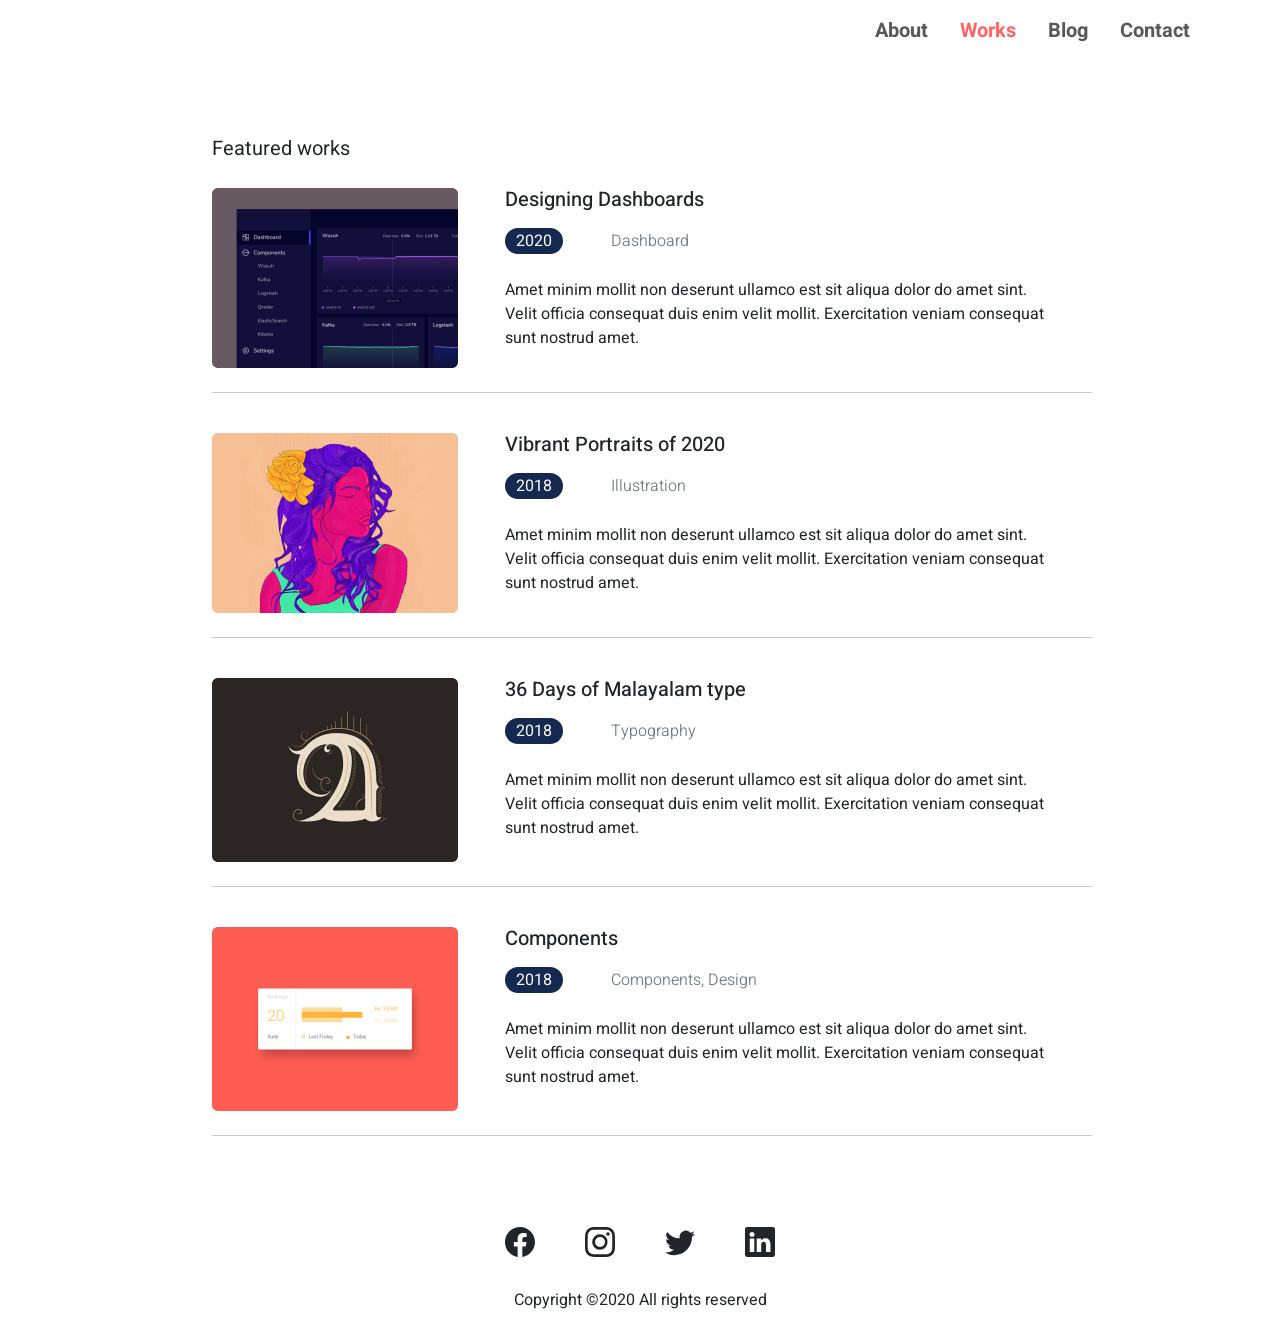
<file: work.html>
<!DOCTYPE html>
    <html lang="en">
        <head>
            <meta charset="UTF-8">
            <meta http-equiv="X-UA-Compatible" content="IE=edge">
            <meta name="viewport" content="width=device-width, initial-scale=1.0">
            <title>Visit -- Works</title>
            <link href="https://cdn.jsdelivr.net/npm/bootstrap@5.2.3/dist/css/bootstrap.min.css" rel="stylesheet" integrity="sha384-rbsA2VBKQhggwzxH7pPCaAqO46MgnOM80zW1RWuH61DGLwZJEdK2Kadq2F9CUG65" crossorigin="anonymous">
            <link href="/css/custom.css" rel="stylesheet">
            <link rel="preconnect" href="https://fonts.googleapis.com">
            <link rel="preconnect" href="https://fonts.gstatic.com" crossorigin>
            <link href="https://fonts.googleapis.com/css2?family=DM+Sans:ital,wght@0,400;0,500;0,700;1,400;1,500;1,700&family=Heebo:wght@100;200;300;400;500;600;700;800;900&family=Montserrat:ital,wght@0,100;0,200;0,300;0,400;0,500;0,600;0,700;0,800;0,900;1,100;1,200;1,300;1,400;1,500;1,600;1,700;1,800;1,900&family=Rubik:ital,wght@0,300;0,400;0,500;0,600;0,700;0,800;0,900;1,300;1,400;1,500;1,600;1,700;1,800;1,900&display=swap" rel="stylesheet">
        </head>
        <body>
          <!--Navbar section-->
          <nav class="navbar navbar-expand-sm text-end">
            <div class="container container-one d-flex justify-content-end d-fixed mb-sm-5">
              <button class="navbar-toggler" type="button" data-bs-toggle="collapse" data-bs-target="#navbarSupportedContent" aria-controls="navbarSupportedContent" aria-expanded="false" aria-label="Toggle navigation">
                <span class="navbar-toggler-icon"></span>
              </button>
              <div class="collapse navbar-collapse d-sm-flex justify-content-sm-end" id="navbarSupportedContent">
                <ul class="navbar-nav">
                  <li class="nav-item">
                    <a href="/index.html" class="nav-link fs-5 fw-bold pe-sm-4">About</a>
                  </li>
                  <li class="nav-item">
                    <a href="/work.html" class="nav-link active-link fs-5 fw-bold pe-sm-4">Works</a>
                  </li>
                  <li class="nav-item">
                    <a href="/blog.html" class="nav-link fs-5 fw-bold pe-sm-4">Blog</a>
                  </li>
                  <li class="nav-item">
                    <a href="/contact.html" class="nav-link fs-5 fw-bold">Contact</a>
                  </li>
                </ul>
              </div>
            </div>
          </nav>
          <!--/Navbar section-->

          <!--Works section-->
          <section class="featured__works">
            <div class="container container-two p-0 mt-4">
              <p class="fs-5 m-0 text-center text-sm-start">Featured works</p>
              <div class="row mt-3 mt-sm-4">
                <div class="col-12 col-sm-4 text-center text-sm-start">
                  <img src="/images/works/1.png" alt="it" class="img-fluid feature-img">
                </div>
                <div class="col-12 col-sm-8">
                  <div class="card feature-card">
                    <div class="card-body pt-3 pt-sm-0 ps-sm-0">
                      <h5 class="card-title">Designing Dashboards</h5>
                      <div class="feature-card-box d-flex align-items-center mt-3">
                        <button class="btn feature-card-box-btn">2020</button>
                        <p class="text-secondary fw-light m-0 ps-5">Dashboard</p>
                      </div>
                      <p class="card-text mt-4 lh-5">
                        Amet minim mollit non deserunt ullamco est sit aliqua dolor do amet sint. Velit officia consequat duis enim velit mollit. Exercitation veniam consequat sunt nostrud amet.
                      </p>
                    </div>
                  </div>
                </div>
                <hr class="feature-line">
              </div>
              <div class="row mt-3 mt-sm-4">
                <div class="col-12 col-sm-4 text-center text-sm-start">
                  <img src="/images/works/2.png" alt="it" class="img-fluid feature-img">
                </div>
                <div class="col-12 col-sm-8">
                  <div class="card feature-card">
                    <div class="card-body pt-3 pt-sm-0 ps-sm-0">
                      <h5 class="card-title">Vibrant Portraits of 2020</h5>
                      <div class="feature-card-box d-flex align-items-center mt-3">
                        <button class="btn feature-card-box-btn">2018</button>
                        <p class="text-secondary fw-light m-0 ps-5">Illustration</p>
                      </div>
                      <p class="card-text mt-4 lh-5">
                        Amet minim mollit non deserunt ullamco est sit aliqua dolor do amet sint. Velit officia consequat duis enim velit mollit. Exercitation veniam consequat sunt nostrud amet.
                      </p>
                    </div>
                  </div>
                </div>
                <hr class="feature-line">
              </div>
              <div class="row mt-3 mt-sm-4">
                <div class="col-12 col-sm-4 text-center text-sm-start">
                  <img src="/images/works/4.png" alt="it" class="img-fluid feature-img">
                </div>
                <div class="col-12 col-sm-8">
                  <div class="card feature-card">
                    <div class="card-body pt-3 pt-sm-0 ps-sm-0">
                      <h5 class="card-title">36 Days of Malayalam type</h5>
                      <div class="feature-card-box d-flex align-items-center mt-3">
                        <button class="btn feature-card-box-btn">2018</button>
                        <p class="text-secondary fw-light m-0 ps-5">Typography</p>
                      </div>
                      <p class="card-text mt-4 lh-5">
                        Amet minim mollit non deserunt ullamco est sit aliqua dolor do amet sint. Velit officia consequat duis enim velit mollit. Exercitation veniam consequat sunt nostrud amet.
                      </p>
                    </div>
                  </div>
                </div>
                <hr class="feature-line">
              </div>
              <div class="row mt-3 mt-sm-4">
                <div class="col-12 col-sm-4 text-center text-sm-start">
                  <img src="/images/works/5.png" alt="it" class="img-fluid feature-img">
                </div>
                <div class="col-12 col-sm-8">
                  <div class="card feature-card">
                    <div class="card-body pt-3 pt-sm-0 ps-sm-0">
                      <h5 class="card-title">Components</h5>
                      <div class="feature-card-box d-flex align-items-center mt-3">
                        <button class="btn feature-card-box-btn">2018</button>
                        <p class="text-secondary fw-light m-0 ps-5">Components, Design</p>
                      </div>
                      <p class="card-text mt-4 lh-5">
                        Amet minim mollit non deserunt ullamco est sit aliqua dolor do amet sint. Velit officia consequat duis enim velit mollit. Exercitation veniam consequat sunt nostrud amet.
                      </p>
                    </div>
                  </div>
                </div>
                <hr class="feature-line">
              </div>
            </div>
          </section>
          <!--/Works section-->

          <!--Footer section-->
          <section class="footer-sec">
            <div class="container container-two text-center">
              <div class="footer-icon">
                <a href="#" class="text-decoration-none btn footer-btn">
                  <svg xmlns="http://www.w3.org/2000/svg" width="30" height="30" fill="currentColor" class="bi bi-facebook" viewBox="0 0 16 16">
                    <path d="M16 8.049c0-4.446-3.582-8.05-8-8.05C3.58 0-.002 3.603-.002 8.05c0 4.017 2.926 7.347 6.75 7.951v-5.625h-2.03V8.05H6.75V6.275c0-2.017 1.195-3.131 3.022-3.131.876 0 1.791.157 1.791.157v1.98h-1.009c-.993 0-1.303.621-1.303 1.258v1.51h2.218l-.354 2.326H9.25V16c3.824-.604 6.75-3.934 6.75-7.951z"/>
                  </svg>
                </a>
                <a href="#" class="text-decoration-none btn footer-btn">
                  <svg xmlns="http://www.w3.org/2000/svg" width="30" height="30" fill="currentColor" class="bi bi-instagram" viewBox="0 0 16 16">
                    <path d="M8 0C5.829 0 5.556.01 4.703.048 3.85.088 3.269.222 2.76.42a3.917 3.917 0 0 0-1.417.923A3.927 3.927 0 0 0 .42 2.76C.222 3.268.087 3.85.048 4.7.01 5.555 0 5.827 0 8.001c0 2.172.01 2.444.048 3.297.04.852.174 1.433.372 1.942.205.526.478.972.923 1.417.444.445.89.719 1.416.923.51.198 1.09.333 1.942.372C5.555 15.99 5.827 16 8 16s2.444-.01 3.298-.048c.851-.04 1.434-.174 1.943-.372a3.916 3.916 0 0 0 1.416-.923c.445-.445.718-.891.923-1.417.197-.509.332-1.09.372-1.942C15.99 10.445 16 10.173 16 8s-.01-2.445-.048-3.299c-.04-.851-.175-1.433-.372-1.941a3.926 3.926 0 0 0-.923-1.417A3.911 3.911 0 0 0 13.24.42c-.51-.198-1.092-.333-1.943-.372C10.443.01 10.172 0 7.998 0h.003zm-.717 1.442h.718c2.136 0 2.389.007 3.232.046.78.035 1.204.166 1.486.275.373.145.64.319.92.599.28.28.453.546.598.92.11.281.24.705.275 1.485.039.843.047 1.096.047 3.231s-.008 2.389-.047 3.232c-.035.78-.166 1.203-.275 1.485a2.47 2.47 0 0 1-.599.919c-.28.28-.546.453-.92.598-.28.11-.704.24-1.485.276-.843.038-1.096.047-3.232.047s-2.39-.009-3.233-.047c-.78-.036-1.203-.166-1.485-.276a2.478 2.478 0 0 1-.92-.598 2.48 2.48 0 0 1-.6-.92c-.109-.281-.24-.705-.275-1.485-.038-.843-.046-1.096-.046-3.233 0-2.136.008-2.388.046-3.231.036-.78.166-1.204.276-1.486.145-.373.319-.64.599-.92.28-.28.546-.453.92-.598.282-.11.705-.24 1.485-.276.738-.034 1.024-.044 2.515-.045v.002zm4.988 1.328a.96.96 0 1 0 0 1.92.96.96 0 0 0 0-1.92zm-4.27 1.122a4.109 4.109 0 1 0 0 8.217 4.109 4.109 0 0 0 0-8.217zm0 1.441a2.667 2.667 0 1 1 0 5.334 2.667 2.667 0 0 1 0-5.334z"/>
                  </svg>
                </a>
                <a href="#" class="text-decoration-none btn footer-btn">
                  <svg xmlns="http://www.w3.org/2000/svg" width="30" height="30" fill="currentColor" class="bi bi-twitter" viewBox="0 0 16 16">
                    <path d="M5.026 15c6.038 0 9.341-5.003 9.341-9.334 0-.14 0-.282-.006-.422A6.685 6.685 0 0 0 16 3.542a6.658 6.658 0 0 1-1.889.518 3.301 3.301 0 0 0 1.447-1.817 6.533 6.533 0 0 1-2.087.793A3.286 3.286 0 0 0 7.875 6.03a9.325 9.325 0 0 1-6.767-3.429 3.289 3.289 0 0 0 1.018 4.382A3.323 3.323 0 0 1 .64 6.575v.045a3.288 3.288 0 0 0 2.632 3.218 3.203 3.203 0 0 1-.865.115 3.23 3.23 0 0 1-.614-.057 3.283 3.283 0 0 0 3.067 2.277A6.588 6.588 0 0 1 .78 13.58a6.32 6.32 0 0 1-.78-.045A9.344 9.344 0 0 0 5.026 15z"/>
                  </svg>
                </a>
                <a href="#" class="text-decoration-none btn">
                  <svg xmlns="http://www.w3.org/2000/svg" width="30" height="30" fill="currentColor" class="bi bi-linkedin" viewBox="0 0 16 16">
                    <path d="M0 1.146C0 .513.526 0 1.175 0h13.65C15.474 0 16 .513 16 1.146v13.708c0 .633-.526 1.146-1.175 1.146H1.175C.526 16 0 15.487 0 14.854V1.146zm4.943 12.248V6.169H2.542v7.225h2.401zm-1.2-8.212c.837 0 1.358-.554 1.358-1.248-.015-.709-.52-1.248-1.342-1.248-.822 0-1.359.54-1.359 1.248 0 .694.521 1.248 1.327 1.248h.016zm4.908 8.212V9.359c0-.216.016-.432.08-.586.173-.431.568-.878 1.232-.878.869 0 1.216.662 1.216 1.634v3.865h2.401V9.25c0-2.22-1.184-3.252-2.764-3.252-1.274 0-1.845.7-2.165 1.193v.025h-.016a5.54 5.54 0 0 1 .016-.025V6.169h-2.4c.03.678 0 7.225 0 7.225h2.4z"/>
                  </svg>
                </a>
              </div>
              <p class="mt-4">Copyright ©2020 All rights reserved </p>
            </div>
          </section>
          <!--/Footer section-->
            <script src="https://cdn.jsdelivr.net/npm/bootstrap@5.2.3/dist/js/bootstrap.bundle.min.js" integrity="sha384-kenU1KFdBIe4zVF0s0G1M5b4hcpxyD9F7jL+jjXkk+Q2h455rYXK/7HAuoJl+0I4" crossorigin="anonymous"></script>
        </body>
    </html>
</file>
<file: css/custom.css>
body {
    font-family: "Heebo";
}

.active-link {
    color: #FF6464;
}

.navbar-nav a:hover {
    color: #FF6464;
}

@media (min-width: 1400px) {
    .container-one {
        max-width: 1156px;
    }
}

@media (min-width:1156px) {
    .container-two {
        max-width: 856px;
    }
}

@media (min-width:1156px) {
    .container-three {
        max-width: 682px;
    }
}

@media (max-width:576px) {
    .feature-img {
        width: 90%;
        height: 100%;
    }
}

/*Main section styles*/
.main-pic {
    width: 243px;
    height: 243px;
}

.post__section {
    background-color: #EDF7FA;
}
/*Main section styles*/

/*Featured works section styles*/
.feature-card-box-btn {
    border-radius: 1rem;
    background-color: #142850;
    padding: 0 0.625rem;
    color: white;
}

.feature-card-box-btn:hover {
    border-radius: 1rem;
    background-color: #142850;
    color: white;
}

.feature-card {
    border: 0;
}

.feature-line {
    margin-left: 0.75rem;
    margin-right: 0.75rem;
    margin-top: 1.5rem;
}
/*Featured works section styles*/

/*Footer section styles*/
.footer-sec{
    margin-top: 4.25rem;
}

.footer-btn {
    margin-right: 1.25rem;
}
/*Footer section styles*/
</file>
